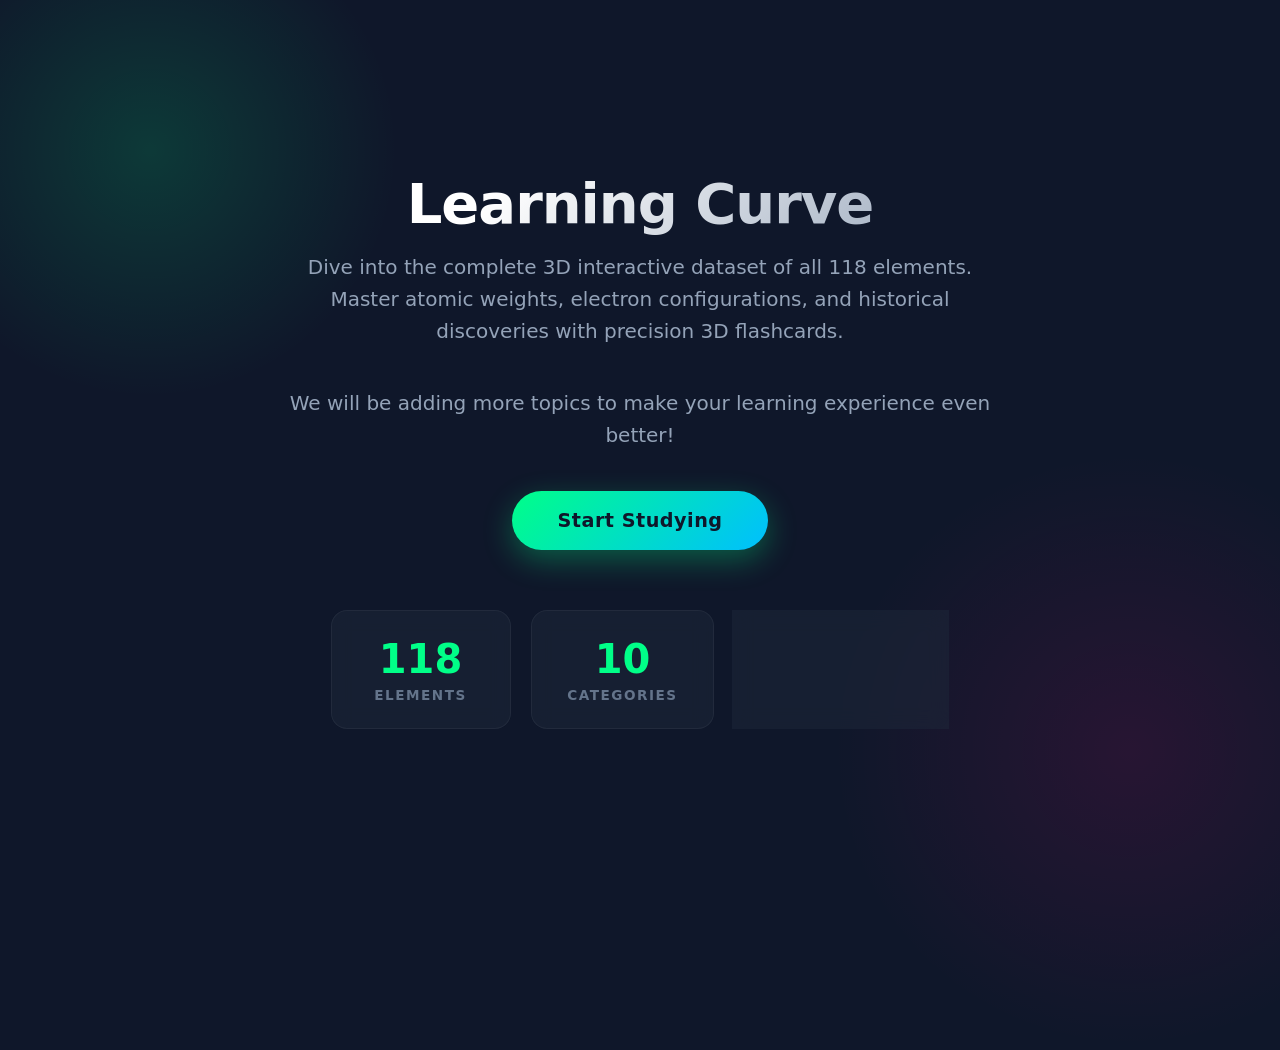
<file: index.html>
<!DOCTYPE html>
<html lang="en">
<head>
    <meta charset="UTF-8">
    <meta name="viewport" content="width=device-width, initial-scale=1.0">
    <title>Periodic Table Hub</title>
    <link rel="icon" type="image/svg+xml" href="gemini-svg.svg">
    <style>
        * {
            box-sizing: border-box;
            margin: 0;
            padding: 0;
        }

        body {
            background-color: #0f172a;
            color: #fff;
            font-family: 'Segoe UI', system-ui, sans-serif;
            min-height: 100vh;
            display: flex;
            flex-direction: column;
            justify-content: center;
            align-items: center;
            overflow-x: hidden;
        }

        /* Ambient background glow effects */
        .background-glow {
            position: absolute;
            width: 500px;
            height: 500px;
            background: radial-gradient(circle, rgba(0, 255, 136, 0.15) 0%, rgba(0,0,0,0) 70%);
            top: -100px;
            left: -100px;
            z-index: -1;
        }

        .background-glow-2 {
            position: absolute;
            width: 600px;
            height: 600px;
            background: radial-gradient(circle, rgba(255, 0, 127, 0.1) 0%, rgba(0,0,0,0) 70%);
            bottom: -150px;
            right: -150px;
            z-index: -1;
        }

        /* Main Welcome Container */
        .welcome-container {
            text-align: center;
            max-width: 800px;
            padding: 40px;
            z-index: 10;
        }

       h1 {
            font-size: 3.5rem;
            font-weight: 800;
            margin-bottom: 15px;
            letter-spacing: -1px;
            background: linear-gradient(135deg, #fff 30%, #94a3b8 100%);
            /* Fixed: Added standard property alongside the webkit prefix */
            background-clip: text;
            -webkit-background-clip: text;
            -webkit-text-fill-color: transparent;
        }

        .subtitle {
            font-size: 1.25rem;
            color: #94a3b8;
            margin-bottom: 40px;
            line-height: 1.6;
        }

        /* Action Button */
        .cta-btn {
            display: inline-block;
            background: linear-gradient(135deg, #00ff88 0%, #00bfff 100%);
            color: #0f172a;
            font-size: 1.2rem;
            font-weight: 700;
            text-decoration: none;
            padding: 18px 45px;
            border-radius: 50px;
            box-shadow: 0 10px 30px rgba(0, 255, 136, 0.3);
            transition: all 0.3s cubic-bezier(0.4, 0, 0.2, 1);
            letter-spacing: 0.5px;
        }

        .cta-btn:hover {
            transform: translateY(-3px);
            box-shadow: 0 15px 40px rgba(0, 255, 136, 0.5);
        }

        .cta-btn:active {
            transform: translateY(-1px);
        }

        /* Stat Cards Dashboard grid */
        .stats-grid {
            display: flex;
            gap: 20px;
            margin-top: 60px;
            justify-content: center;
            flex-wrap: wrap;
        }

        .stat-card {
            background: rgba(30, 41, 59, 0.5);
            border: 1px solid rgba(255, 255, 255, 0.05);
            backdrop-filter: blur(10px);
            padding: 25px 35px;
            border-radius: 16px;
            min-width: 180px;
            transition: border-color 0.3s;
        }

        .stat-card:hover {
            border-color: rgba(0, 255, 136, 0.3);
        }

        .stat-number {
            font-size: 2.5rem;
            font-weight: 800;
            color: #00ff88;
            margin-bottom: 5px;
        }

        .stat-label {
            font-size: 0.85rem;
            text-transform: uppercase;
            letter-spacing: 1.5px;
            color: #64748b;
            font-weight: 600;
        }
    </style>
</head>
<body>

    <div class="background-glow"></div>
    <div class="background-glow-2"></div>

    <div class="welcome-container">
        <h1>Learning Curve</h1>
        <p class="subtitle">Dive into the complete 3D interactive dataset of all 118 elements. Master atomic weights, electron configurations, and historical discoveries with precision 3D flashcards.</p>
        <p class="subtitle">We will be adding more topics to make your learning experience even better!</p>
        <a href="elements.html" class="cta-btn">Start Studying</a>

        <div class="stats-grid">
            <div class="stat-card">
                <div class="stat-number">118</div>
                <div class="stat-label">Elements</div>
            </div>
            <div class="stat-card">
                <div class="stat-number">10</div>
                <div class="stat-label">Categories</div>
            </div>
            <div class="stat-card">
                <div class="stat-number">100%</div>
                <div class="stat-label">Accurate Data</div>
            </div>
        </div>
    </div>

</body>
</html>
</file>
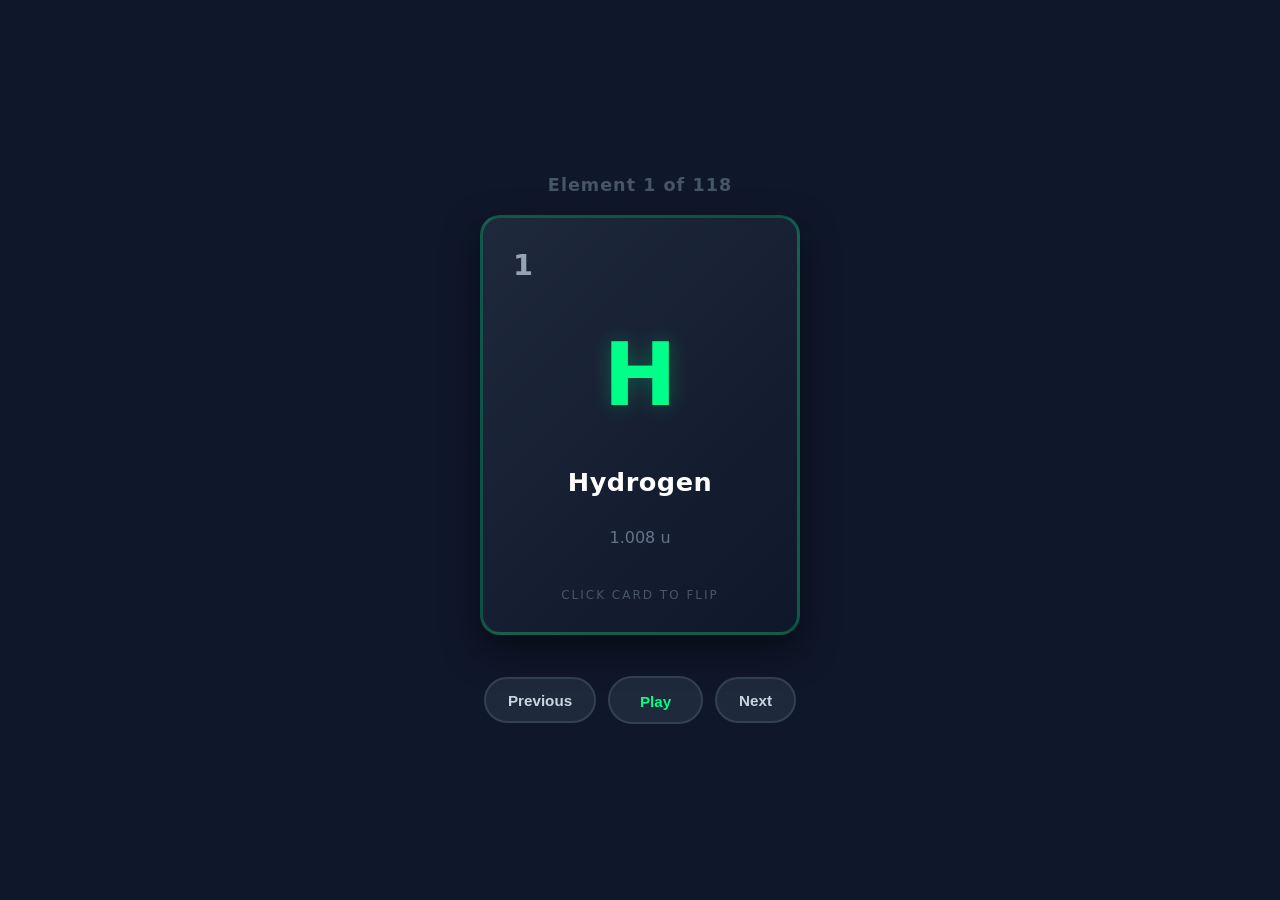
<file: elements.html>
<!DOCTYPE html>
<html lang="en">
<head>
    <meta charset="UTF-8">
    <meta name="viewport" content="width=device-width, initial-scale=1.0">
    <title>Periodic Flashcards</title>
    <link rel="icon" type="image/svg+xml" href="gemini-svg.svg">
    <link rel="stylesheet" href="style.css">
</head>
<body>

    <div class="progress">
        <a href="home.html" id="progress-text">Element 1 of 118</a>
    </div>

    <div class="card-container reactive-nonmetal" id="card-container">
        <div class="card" id="card">
            
            <div class="card-face card-front">
                <div class="atomic-number" id="f-number">1</div>
                <div class="symbol" id="f-symbol">H</div>
                <div class="name" id="f-name">Hydrogen</div>
                <div class="weight" id="f-weight">1.008 u</div>
                <div class="tap-hint">Click Card To Flip</div>
            </div>

            <div class="card-face card-back">
                <h3 id="b-category">REACTIVE NONMETAL</h3>
                <div class="info-group">
                    <div class="info-item">
                        <span>Configuration:</span>
                        <span id="b-config">1s¹</span>
                    </div>
                    <div class="info-item">
                        <span>Standard State:</span>
                        <span id="b-state">Gas</span>
                    </div>
                    <div class="info-item">
                        <span>Discoverer:</span>
                        <span id="b-discoverer">H. Cavendish</span>
                    </div>
                </div>
                <div class="tap-hint">Click Card To Flip</div>
            </div>

        </div>
    </div>

   <div class="controls">
        <button id="prev-btn" class="nav-btn">Previous</button>
        
        <div class="play-hub" id="play-hub">
            <button id="main-play-btn" type="button">Play</button>
            <div class="speed-options">
                <button type="button" data-speed="1000">1s</button>
                <button type="button" data-speed="2000">2s</button>
                <button type="button" data-speed="5000">5s</button>
            </div>
        </div>

        <button id="next-btn" class="nav-btn">Next</button>
    </div>

    <script src="script.js"></script>
</body>
</html>
</file>
<file: style.css>
* {
    box-sizing: border-box;
    margin: 0;
    padding: 0;
}

body {
    background-color: #0f172a;
    color: #fff;
    font-family: 'Segoe UI', system-ui, sans-serif;
    min-height: 100vh;
    display: flex;
    flex-direction: column;
    justify-content: center;
    align-items: center;
    overflow: hidden;
}

.progress {
    margin-bottom: 20px;
    font-size: 1.1rem;
    letter-spacing: 1px;
}

.progress a {
    color: #475569;
    text-decoration: none;
    font-weight: 600;
    transition: color 0.2s;
}

.progress a:hover {
    color: #94a3b8;
}

/* 3D Container Viewport */
.card-container {
    width: 320px;
    height: 420px;
    perspective: 1200px; 
    cursor: pointer;
}

.card {
    width: 100%;
    height: 100%;
    position: relative;
    transform-style: preserve-3d;
    transition: transform 0.5s cubic-bezier(0.4, 0, 0.2, 1);
}

.card.flipped {
    transform: rotateY(180deg);
}

.card-face {
    position: absolute;
    width: 100%;
    height: 100%;
    backface-visibility: hidden;
    border-radius: 20px;
    padding: 30px;
    display: flex;
    flex-direction: column;
    justify-content: space-between;
    align-items: center;
    border: 3px solid var(--theme-color-glow, rgba(255,255,255,0.1));
    box-shadow: 0 15px 35px rgba(0, 0, 0, 0.5);
    background: linear-gradient(135deg, #1e293b 0%, #0f172a 100%);
    transition: border-color 0.3s ease;
}

.card-front .atomic-number {
    font-size: 1.8rem;
    font-weight: 700;
    align-self: flex-start;
    color: #94a3b8;
}

.card-front .symbol {
    font-size: 5.5rem;
    font-weight: 800;
    margin: 10px 0;
    text-shadow: 0 0 20px var(--theme-color-glow);
    color: var(--theme-color, #fff);
    transition: color 0.3s, text-shadow 0.3s;
}

.card-front .name {
    font-size: 1.6rem;
    font-weight: 600;
    letter-spacing: 0.5px;
}

.card-front .weight {
    font-size: 1rem;
    color: #64748b;
}

.card-back {
    transform: rotateY(180deg);
    justify-content: center;
    gap: 30px;
    text-align: center;
}

.card-back h3 {
    font-size: 1.2rem;
    letter-spacing: 1px;
    color: var(--theme-color, #fff);
    border-bottom: 2px solid var(--theme-color-glow);
    padding-bottom: 8px;
    width: 100%;
    transition: color 0.3s, border-color 0.3s;
}

.info-group {
    width: 100%;
    display: flex;
    flex-direction: column;
    gap: 12px;
    font-size: 1rem;
}

.info-item {
    display: flex;
    justify-content: space-between;
    color: #cbd5e1;
    border-bottom: 1px solid rgba(255, 255, 255, 0.03);
    padding-bottom: 4px;
}

.info-item span:first-child {
    color: #64748b;
    font-weight: 600;
}

.tap-hint {
    font-size: 0.75rem;
    color: #475569;
    text-transform: uppercase;
    letter-spacing: 2px;
    margin-top: 10px;
    pointer-events: none;
}

/* Master Control Interface */
.controls {
    margin-top: 40px;
    display: flex;
    gap: 12px;
    align-items: center;
    height: 50px;
}

/* Base Button Foundations */
button {
    background-color: #1e293b;
    color: #cbd5e1;
    border: 2px solid #334155;
    padding: 0 22px;
    height: 46px;
    font-size: 0.95rem;
    font-weight: 600;
    border-radius: 50px;
    cursor: pointer;
    transition: all 0.25s cubic-bezier(0.4, 0, 0.2, 1);
    user-select: none;
    display: inline-flex;
    align-items: center;
    justify-content: center;
}

button:hover {
    background-color: var(--theme-color, #3b82f6);
    border-color: transparent;
    color: #0f172a;
    box-shadow: 0 0 15px var(--theme-color-glow);
}

button:active {
    transform: scale(0.96);
}

/* The Expandable Play Container */
.play-hub {
    display: flex;
    background-color: #1e293b;
    border: 2px solid #334155;
    border-radius: 50px;
    overflow: hidden;
    height: 48px;
    transition: all 0.35s cubic-bezier(0.4, 0, 0.2, 1);
    width: 95px; /* Fixed standard unexpanded base width */
}

#main-play-btn {
    border: none;
    background: transparent;
    min-width: 91px;
    color: var(--theme-color, #00ff88);
}

#main-play-btn:hover {
    box-shadow: none;
    background: rgba(255, 255, 255, 0.03);
    color: var(--theme-color, #00ff88);
}

/* Hidden container configuration */
.speed-options {
    display: flex;
    width: 0;
    opacity: 0;
    pointer-events: none;
    transition: all 0.3s cubic-bezier(0.4, 0, 0.2, 1);
    align-items: center;
    gap: 2px;
}

.speed-options button {
    border: none;
    background: transparent;
    height: 38px;
    padding: 0 12px;
    font-size: 0.85rem;
    color: #94a3b8;
}

.speed-options button:hover {
    background-color: #334155;
    color: #fff;
    box-shadow: none;
}

/* ACTIVATED EXPANDED RUNTIME STATES */
.play-hub.expanded {
    width: 275px; /* Gives the choices space to reveal smoothly */
    border-color: var(--theme-color, #00ff88);
}

.play-hub.expanded #main-play-btn {
    color: #ef4444; /* Change text color to Red on pause to signify an interrupt */
    font-weight: 700;
}

.play-hub.expanded .speed-options {
    width: 180px;
    opacity: 1;
    pointer-events: auto;
    padding-right: 6px;
}

/* Active running speed highlighted item */
.speed-options button.active-speed {
    background-color: var(--theme-color, #00ff88);
    color: #0f172a;
    font-weight: 700;
}

/* Category Color Dynamic Variable Mapping */
.reactive-nonmetal { --theme-color: #00ff88; --theme-color-glow: rgba(0, 255, 136, 0.25); }
.noble-gas { --theme-color: #ff007f; --theme-color-glow: rgba(255, 0, 127, 0.25); }
.alkali-metal { --theme-color: #ff4500; --theme-color-glow: rgba(255, 69, 0, 0.25); }
.alkaline-earth { --theme-color: #ffa500; --theme-color-glow: rgba(255, 165, 0, 0.25); }
.metalloid { --theme-color: #00ffff; --theme-color-glow: rgba(0, 255, 255, 0.25); }
.post-transition { --theme-color: #70ff00; --theme-color-glow: rgba(112, 255, 0, 0.25); }
.transition-metal { --theme-color: #ffd700; --theme-color-glow: rgba(255, 215, 0, 0.25); }
.lanthanide { --theme-color: #ff00ff; --theme-color-glow: rgba(255, 0, 255, 0.25); }
.actinide { --theme-color: #ba55d3; --theme-color-glow: rgba(186, 85, 211, 0.25); }
</file>
